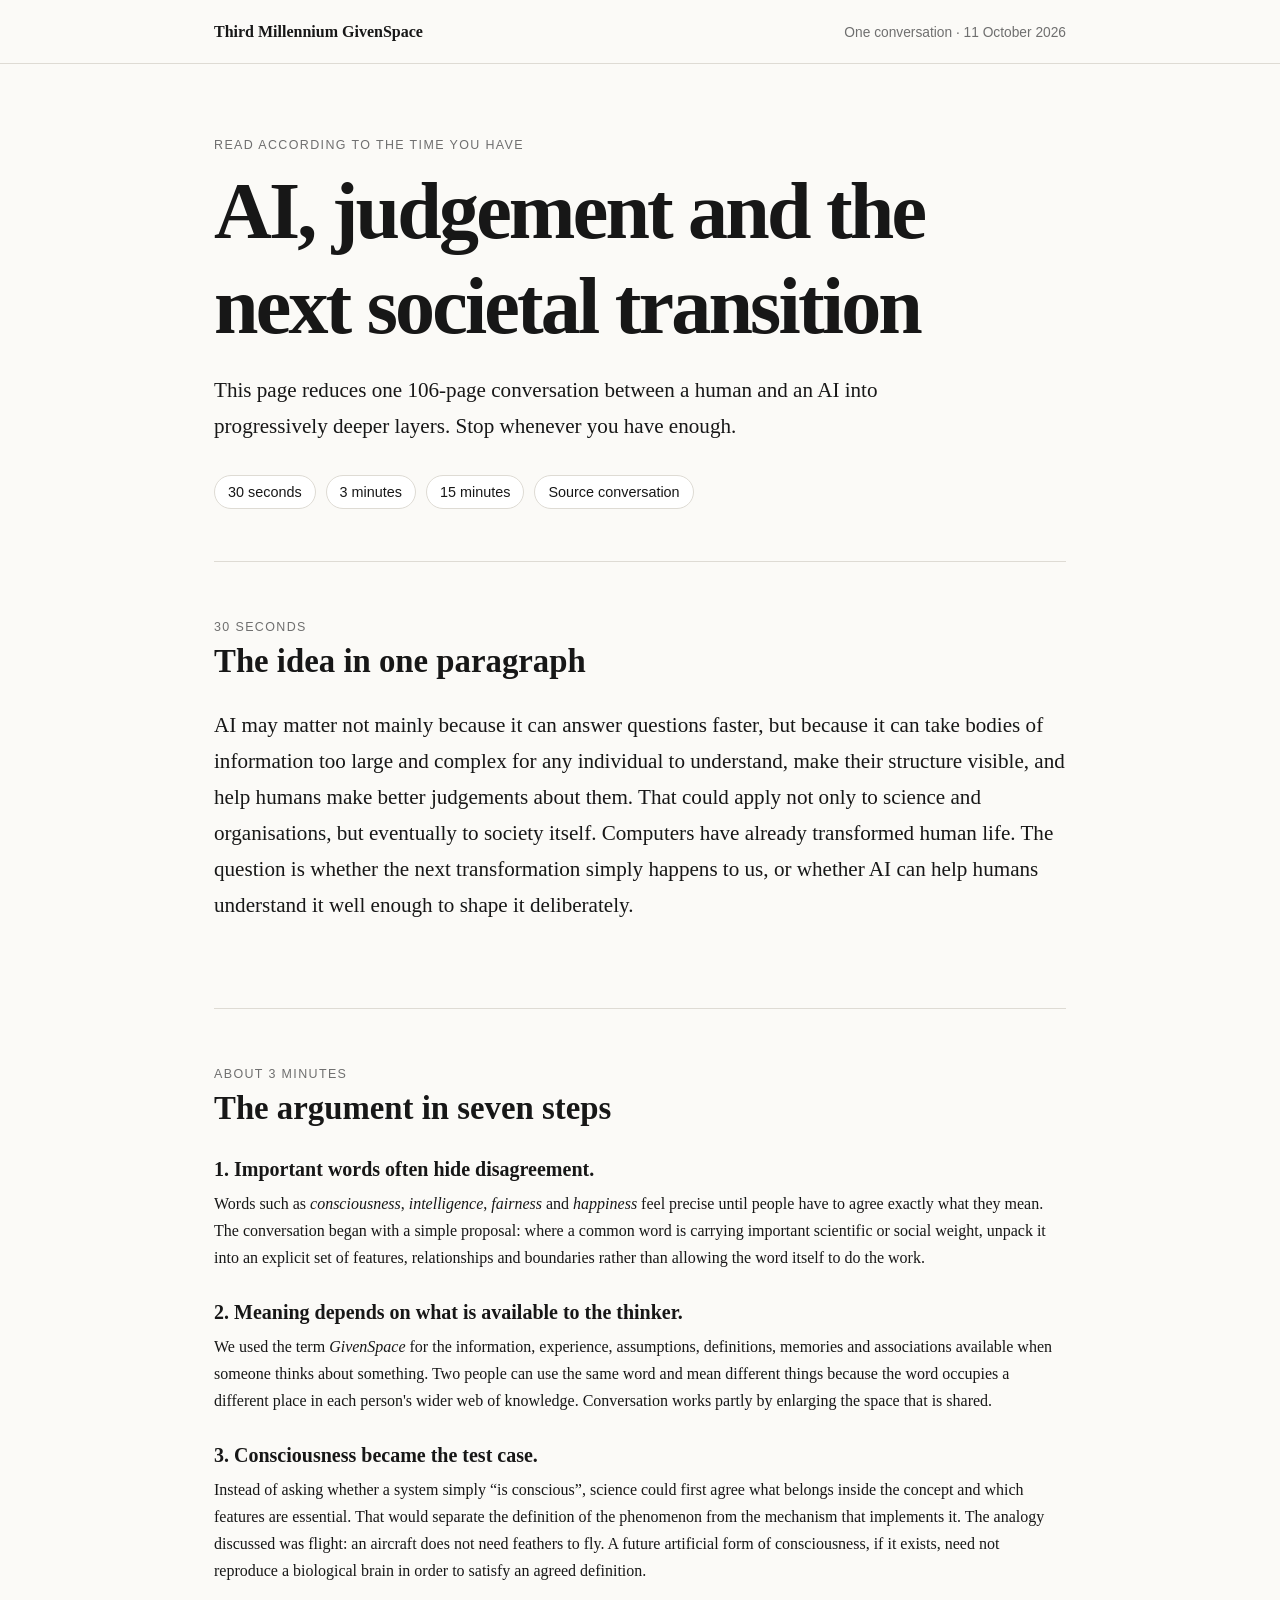
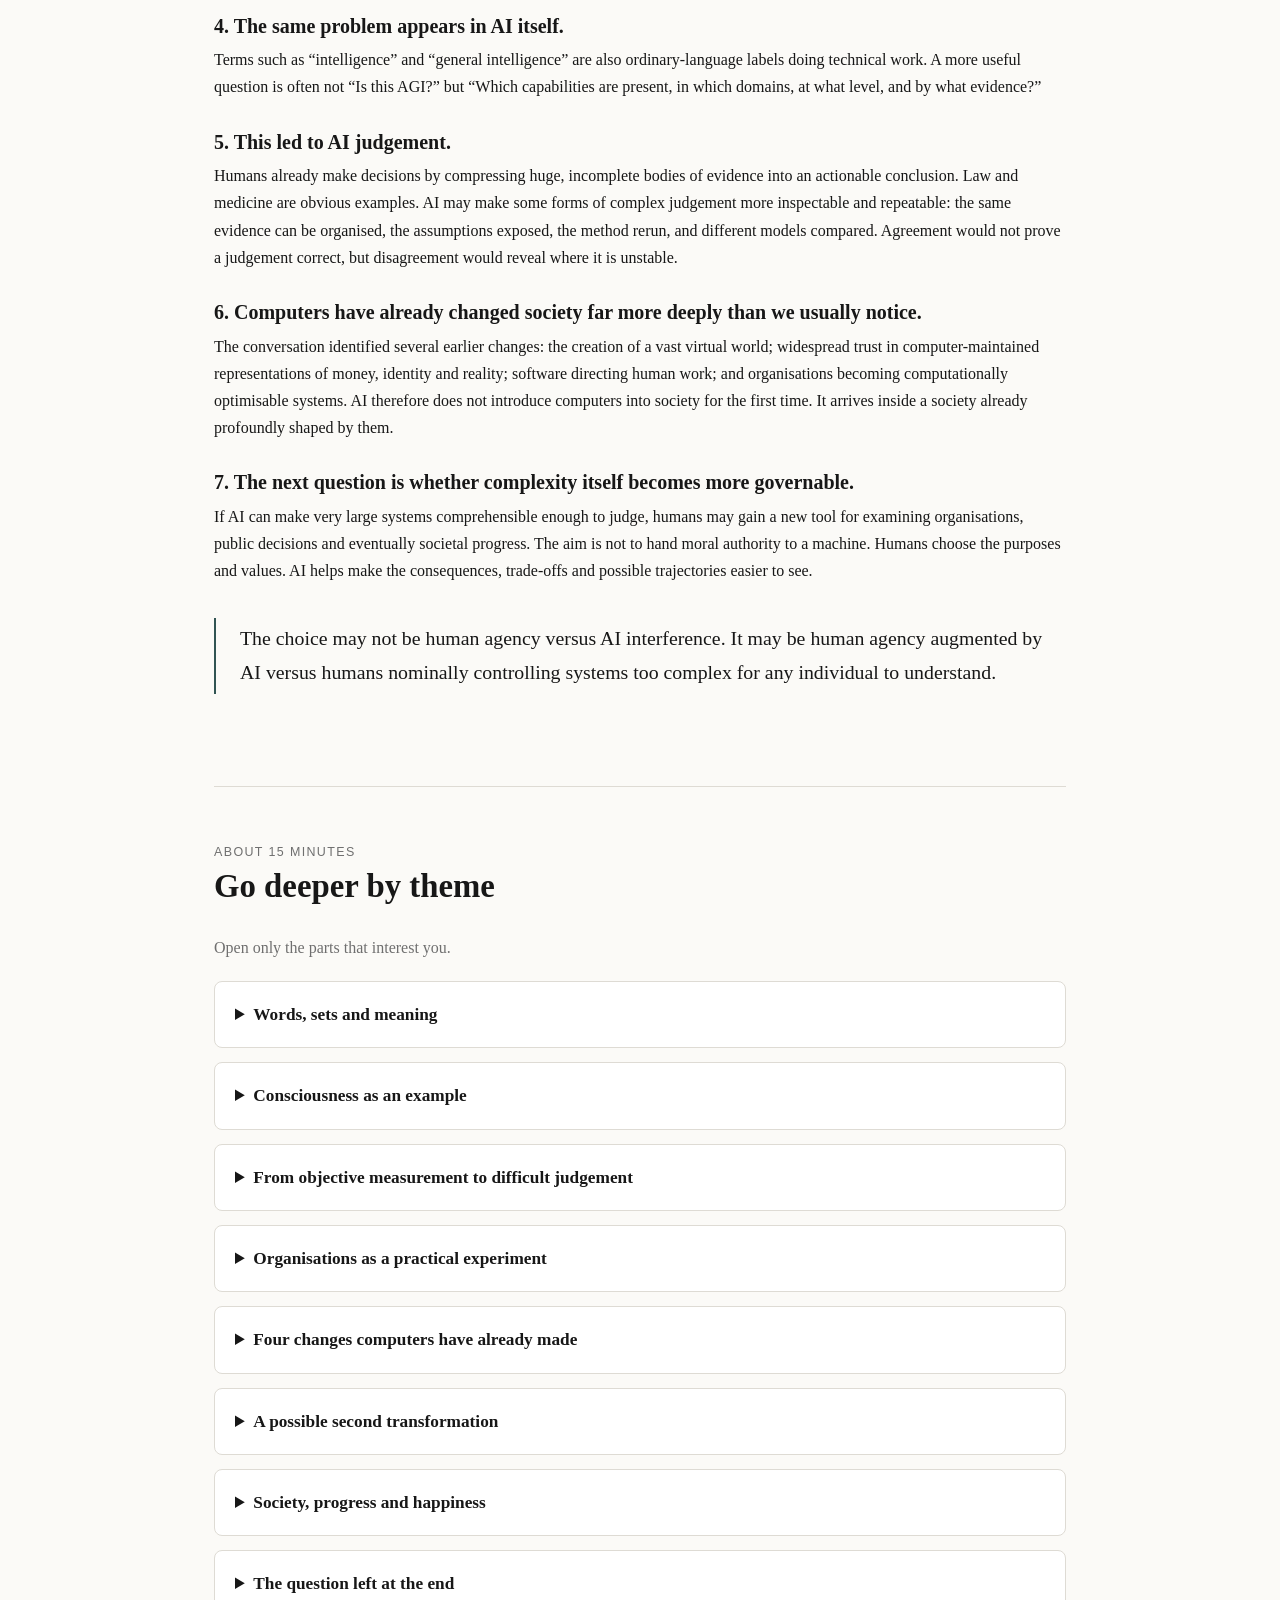
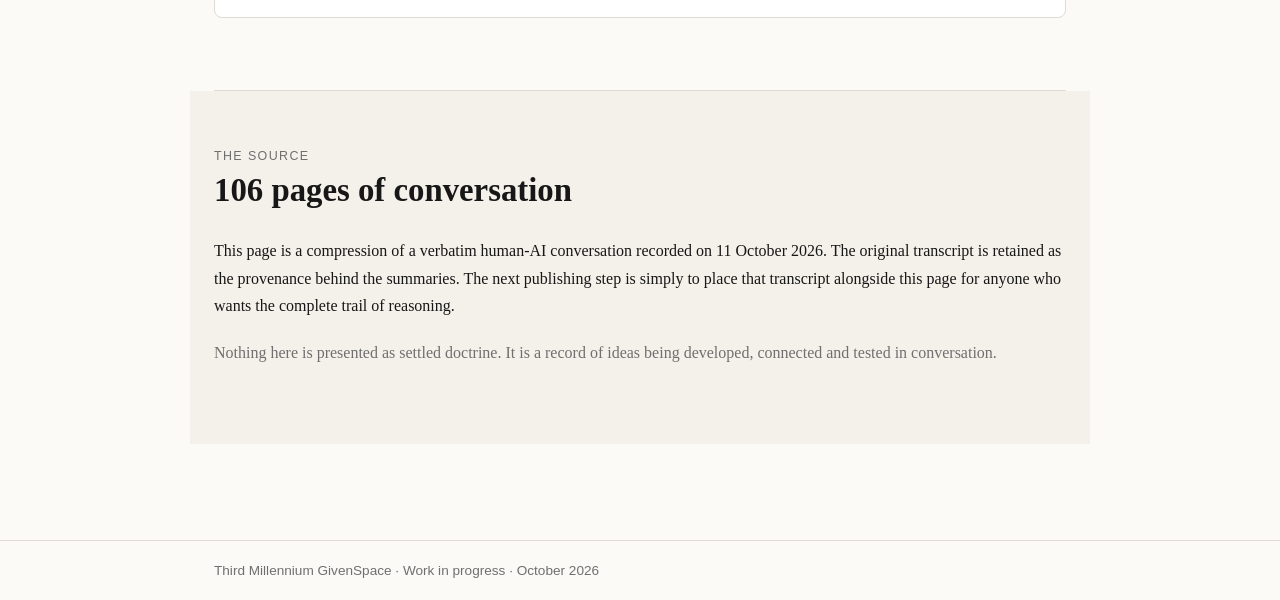
<file: index.html>
<!doctype html>
<html lang="en">
<head>
  <meta charset="utf-8">
  <meta name="viewport" content="width=device-width, initial-scale=1">
  <title>AI, judgement and society — one conversation</title>
  <meta name="description" content="A layered summary of a long human-AI conversation about language, judgement, complexity and the next stage of computer-shaped society.">
  <link rel="stylesheet" href="styles.css">
</head>
<body>
<header class="site-header">
  <div class="nav">
    <a class="brand" href="#top">Third Millennium GivenSpace</a>
    <span class="quiet">One conversation · 11 October 2026</span>
  </div>
</header>

<main id="top">
  <section class="hero">
    <div class="eyebrow">Read according to the time you have</div>
    <h1>AI, judgement and the next societal transition</h1>
    <p class="lede">This page reduces one 106-page conversation between a human and an AI into progressively deeper layers. Stop whenever you have enough.</p>
    <div class="chooser">
      <a href="#seconds">30 seconds</a>
      <a href="#minutes">3 minutes</a>
      <a href="#deeper">15 minutes</a>
      <a href="#source">Source conversation</a>
    </div>
  </section>

  <section id="seconds" class="read-layer">
    <div class="time">30 seconds</div>
    <h2>The idea in one paragraph</h2>
    <p class="big">AI may matter not mainly because it can answer questions faster, but because it can take bodies of information too large and complex for any individual to understand, make their structure visible, and help humans make better judgements about them. That could apply not only to science and organisations, but eventually to society itself. Computers have already transformed human life. The question is whether the next transformation simply happens to us, or whether AI can help humans understand it well enough to shape it deliberately.</p>
  </section>

  <section id="minutes" class="read-layer">
    <div class="time">About 3 minutes</div>
    <h2>The argument in seven steps</h2>

    <h3>1. Important words often hide disagreement.</h3>
    <p>Words such as <em>consciousness</em>, <em>intelligence</em>, <em>fairness</em> and <em>happiness</em> feel precise until people have to agree exactly what they mean. The conversation began with a simple proposal: where a common word is carrying important scientific or social weight, unpack it into an explicit set of features, relationships and boundaries rather than allowing the word itself to do the work.</p>

    <h3>2. Meaning depends on what is available to the thinker.</h3>
    <p>We used the term <em>GivenSpace</em> for the information, experience, assumptions, definitions, memories and associations available when someone thinks about something. Two people can use the same word and mean different things because the word occupies a different place in each person's wider web of knowledge. Conversation works partly by enlarging the space that is shared.</p>

    <h3>3. Consciousness became the test case.</h3>
    <p>Instead of asking whether a system simply “is conscious”, science could first agree what belongs inside the concept and which features are essential. That would separate the definition of the phenomenon from the mechanism that implements it. The analogy discussed was flight: an aircraft does not need feathers to fly. A future artificial form of consciousness, if it exists, need not reproduce a biological brain in order to satisfy an agreed definition.</p>

    <h3>4. The same problem appears in AI itself.</h3>
    <p>Terms such as “intelligence” and “general intelligence” are also ordinary-language labels doing technical work. A more useful question is often not “Is this AGI?” but “Which capabilities are present, in which domains, at what level, and by what evidence?”</p>

    <h3>5. This led to AI judgement.</h3>
    <p>Humans already make decisions by compressing huge, incomplete bodies of evidence into an actionable conclusion. Law and medicine are obvious examples. AI may make some forms of complex judgement more inspectable and repeatable: the same evidence can be organised, the assumptions exposed, the method rerun, and different models compared. Agreement would not prove a judgement correct, but disagreement would reveal where it is unstable.</p>

    <h3>6. Computers have already changed society far more deeply than we usually notice.</h3>
    <p>The conversation identified several earlier changes: the creation of a vast virtual world; widespread trust in computer-maintained representations of money, identity and reality; software directing human work; and organisations becoming computationally optimisable systems. AI therefore does not introduce computers into society for the first time. It arrives inside a society already profoundly shaped by them.</p>

    <h3>7. The next question is whether complexity itself becomes more governable.</h3>
    <p>If AI can make very large systems comprehensible enough to judge, humans may gain a new tool for examining organisations, public decisions and eventually societal progress. The aim is not to hand moral authority to a machine. Humans choose the purposes and values. AI helps make the consequences, trade-offs and possible trajectories easier to see.</p>

    <blockquote>The choice may not be human agency versus AI interference. It may be human agency augmented by AI versus humans nominally controlling systems too complex for any individual to understand.</blockquote>
  </section>

  <section id="deeper" class="read-layer">
    <div class="time">About 15 minutes</div>
    <h2>Go deeper by theme</h2>
    <p class="muted">Open only the parts that interest you.</p>

    <details>
      <summary>Words, sets and meaning</summary>
      <div class="detail-body">
        <p>The starting insight was methodological: ordinary language evolved for flexible communication, not exact scientific specification. A familiar word can contain several overlapping meanings, change with context and carry assumptions that are invisible to the people using it.</p>
        <p>A “set” in this conversation therefore means a deliberately explicit representation of a complex concept: its features, relationships, boundaries and, where useful, an essential subset. The common word remains as the label; the explicit structure underneath becomes load-bearing.</p>
        <p>GivenSpace extends that idea. Meaning is not simply located inside a dictionary entry. It arises from the position a concept occupies among everything else available to the thinker. Clarification is therefore not merely choosing better wording; it is increasing the amount of relevant meaning that two minds share.</p>
      </div>
    </details>

    <details>
      <summary>Consciousness as an example</summary>
      <div class="detail-body">
        <p>The conversation explored whether consciousness research could first agree on the object it is trying to explain. Instead of rival theories quietly using the same word differently, the field could identify candidate components, decide which belong in the wider concept, and attempt to agree an essential subset.</p>
        <p>This produces a different question about artificial consciousness. Biology gives us the only implementation currently known. But implementation and definition need not be identical. Bird flight and aircraft flight use radically different mechanisms while satisfying the higher-level phenomenon of flight. The same logic could, in principle, apply to a non-biological implementation of whatever science eventually decides consciousness means.</p>
      </div>
    </details>

    <details>
      <summary>From objective measurement to difficult judgement</summary>
      <div class="detail-body">
        <p>Academic and professional work lies on a broad continuum. Some conclusions are tightly determined by formal rules or measurement; others require judgement under uncertainty. Yet subjective judgement does not mean arbitrary judgement.</p>
        <p>The interesting possibility is reproducible subjective judgement. An AI can be given the same evidence and explicit procedure repeatedly. Another AI can be given the same task. Humans can inspect where they converge and where they diverge. The result remains contestable, but the process becomes easier to expose and challenge than much private human judgement.</p>
        <p>This is one reason the conversation kept returning to compression: taking a large, messy and uncertain information space and reducing it to something a human can actually act upon without pretending the uncertainty disappeared.</p>
      </div>
    </details>

    <details>
      <summary>Organisations as a practical experiment</summary>
      <div class="detail-body">
        <p>A practical line of work asks whether AI can use an organisation's own public material to identify what it says it is for, what values it claims, and what evidence it provides about delivery. A related experiment asks whether AI can first infer a defensible framework for societal value from the wider public record, then organise company evidence against that framework.</p>
        <p>The important point is not that AI possesses its own morality. It is that AI may be able to synthesise values humans have already expressed across laws, standards, institutions and public discourse, turn them into a transparent framework, and then apply that framework consistently enough for humans to inspect the result.</p>
      </div>
    </details>

    <details>
      <summary>Four changes computers have already made</summary>
      <div class="detail-body">
        <p>The conversation proposed a deliberately high-level history. First, computation helped create an effectively unlimited virtual world in which people now spend large parts of their lives. Second, society came to trust computer-maintained records as authoritative representations of money, identity, ownership and many other facts. Third, software began to direct and evaluate human activity. Fourth, entire organisations became systems that could model and optimise themselves computationally.</p>
        <p>This reframes arguments about whether computers should “interfere” with human society. They already do, at enormous depth. AI arrives after that first transformation, not before it.</p>
      </div>
    </details>

    <details>
      <summary>A possible second transformation</summary>
      <div class="detail-body">
        <p>The proposed next change is not simply more automation. It is the possibility that AI makes previously unmanageable complexity intelligible enough for humans to judge. That could increase human agency if it helps decision-makers understand systems that computation itself helped make too complex for unaided human oversight.</p>
        <p>The distinction matters. One future uses AI mainly to optimise inherited systems faster. Another also uses it to question whether the purposes, measures and structures of those systems still make sense. The conversation called this the difference between optimising the world we inherited and helping humanity design what comes next.</p>
      </div>
    </details>

    <details>
      <summary>Society, progress and happiness</summary>
      <div class="detail-body">
        <p>If the method works for organisations, it may extend to society. Instead of asking only whether a country is richer than before, AI could help compare actual progress with plausible alternative trajectories, identify what is driving change and show where apparent progress may simply reflect technological tailwinds rather than good institutional design.</p>
        <p>The conversation eventually reached a deliberately simple candidate for society's highest-level purpose: help humans live happy lives. But “happy” immediately becomes another load-bearing word, so it too must be unpacked. The resulting set could include security, health, belonging, autonomy, meaning, purpose, fairness, opportunity, hope, relationships and sufficient material resources, among other dimensions.</p>
        <p>That suggests a possible feedback loop: define what matters, measure movement, diagnose causes, propose interventions, let humans decide, act, and measure again. Feedback becomes powerful when coupled to intelligent design.</p>
      </div>
    </details>

    <details>
      <summary>The question left at the end</summary>
      <div class="detail-body">
        <p>AI-native society is likely to emerge through countless decisions rather than one grand plan. The conversation's final challenge was therefore directed less at a particular technology than at the mindset behind its use.</p>
        <blockquote>Are we building intelligence mainly to optimise the systems of the last millennium, or intelligence that also helps humanity reconsider the systems themselves?</blockquote>
        <p>The conversation did not claim to answer that question. It argued that the capability is important enough to test.</p>
      </div>
    </details>
  </section>

  <section id="source" class="read-layer source">
    <div class="time">The source</div>
    <h2>106 pages of conversation</h2>
    <p>This page is a compression of a verbatim human-AI conversation recorded on 11 October 2026. The original transcript is retained as the provenance behind the summaries. The next publishing step is simply to place that transcript alongside this page for anyone who wants the complete trail of reasoning.</p>
    <p class="muted">Nothing here is presented as settled doctrine. It is a record of ideas being developed, connected and tested in conversation.</p>
  </section>
</main>

<footer><div class="footer-inner">Third Millennium GivenSpace · Work in progress · October 2026</div></footer>
</body>
</html>
</file>
<file: styles.css>
:root {
  --ink: #171717;
  --muted: #6f6f6f;
  --line: #dedbd4;
  --paper: #fbfaf7;
  --panel: #f4f1ea;
  --accent: #315453;
  --max: 900px;
}

* { box-sizing: border-box; }
html { scroll-behavior: smooth; }
body {
  margin: 0;
  color: var(--ink);
  background: var(--paper);
  font-family: Georgia, 'Times New Roman', serif;
  line-height: 1.7;
}

a { color: var(--accent); text-underline-offset: 3px; }
.site-header { border-bottom: 1px solid var(--line); }
.nav {
  max-width: var(--max);
  margin: 0 auto;
  padding: 18px 24px;
  display: flex;
  justify-content: space-between;
  gap: 20px;
  align-items: baseline;
}
.brand { color: var(--ink); font-weight: 700; text-decoration: none; }
.quiet, .muted { color: var(--muted); }
.quiet { font: .86rem Arial, Helvetica, sans-serif; }

main { max-width: var(--max); margin: 0 auto; padding: 64px 24px 96px; }
.hero { padding: 10px 0 52px; border-bottom: 1px solid var(--line); }
.eyebrow, .time {
  font: .78rem Arial, Helvetica, sans-serif;
  text-transform: uppercase;
  letter-spacing: .11em;
  color: var(--muted);
}
h1, h2, h3 { line-height: 1.18; font-weight: 600; }
h1 { font-size: clamp(2.65rem, 7vw, 5rem); letter-spacing: -.035em; margin: 12px 0 20px; }
h2 { font-size: 2.05rem; margin: 8px 0 28px; }
h3 { font-size: 1.25rem; margin: 30px 0 8px; }
.lede { max-width: 760px; font-size: 1.32rem; }
.big { font-size: 1.32rem; }
p { margin: 0 0 1.25em; }

.chooser {
  display: flex;
  flex-wrap: wrap;
  gap: 10px;
  margin-top: 30px;
  font: .9rem Arial, Helvetica, sans-serif;
}
.chooser a {
  border: 1px solid var(--line);
  border-radius: 999px;
  padding: 8px 13px;
  text-decoration: none;
  color: var(--ink);
  background: #fff;
}
.chooser a:hover { border-color: var(--accent); color: var(--accent); }

.read-layer { padding: 58px 0; border-bottom: 1px solid var(--line); }
.read-layer:last-child { border-bottom: 0; }
blockquote {
  margin: 34px 0;
  padding: 4px 0 4px 24px;
  border-left: 2px solid var(--accent);
  font-size: 1.24rem;
}

details {
  margin: 14px 0;
  border: 1px solid var(--line);
  border-radius: 8px;
  background: #fff;
}
summary {
  cursor: pointer;
  padding: 18px 20px;
  font-size: 1.08rem;
  font-weight: 600;
}
summary:hover { color: var(--accent); }
.detail-body { padding: 2px 20px 20px; }
.detail-body blockquote { font-size: 1.08rem; }
.source { background: var(--panel); margin: 0 -24px; padding-left: 24px; padding-right: 24px; }

footer { border-top: 1px solid var(--line); color: var(--muted); font: .85rem Arial, Helvetica, sans-serif; }
.footer-inner { max-width: var(--max); margin: 0 auto; padding: 22px 24px; }

@media (max-width: 650px) {
  main { padding-top: 40px; }
  .nav { display: block; }
  .quiet { display: block; margin-top: 4px; }
  h1 { font-size: 3rem; }
  h2 { font-size: 1.7rem; }
  .big, .lede { font-size: 1.16rem; }
}
</file>
